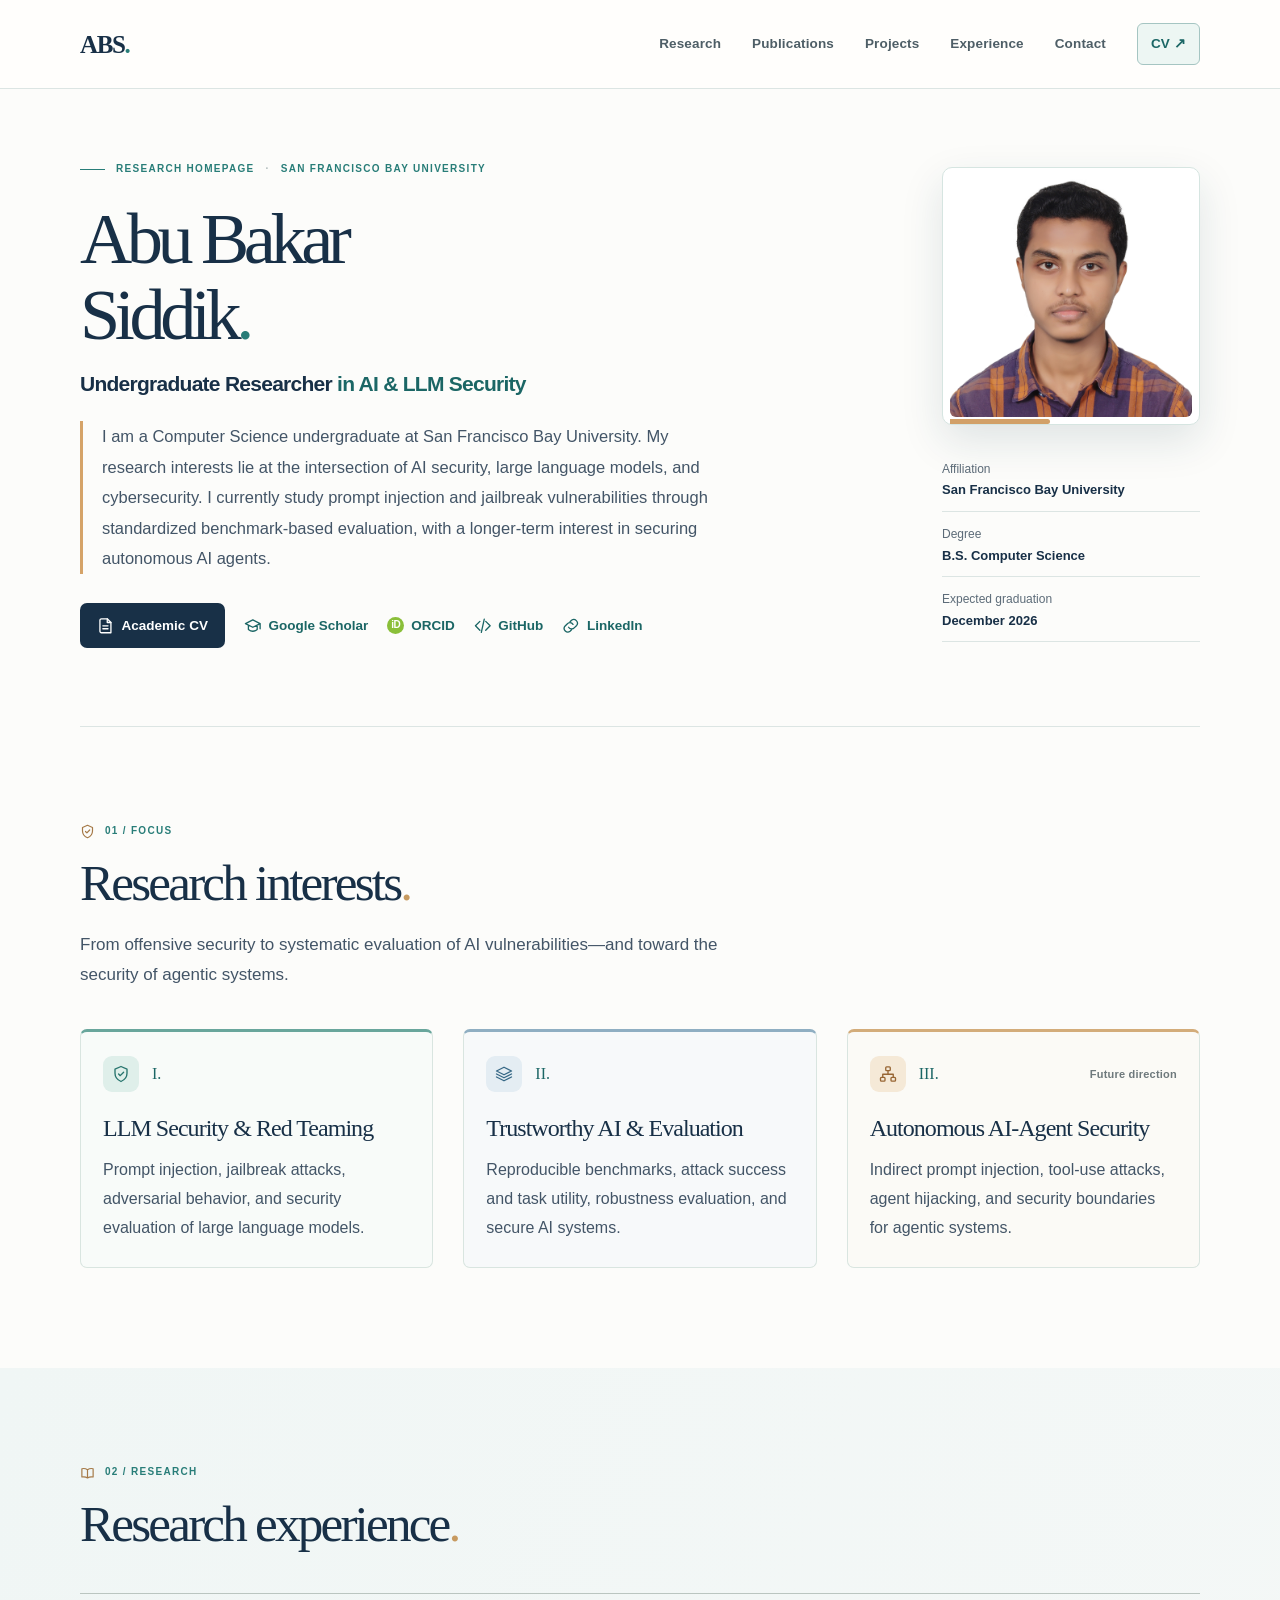
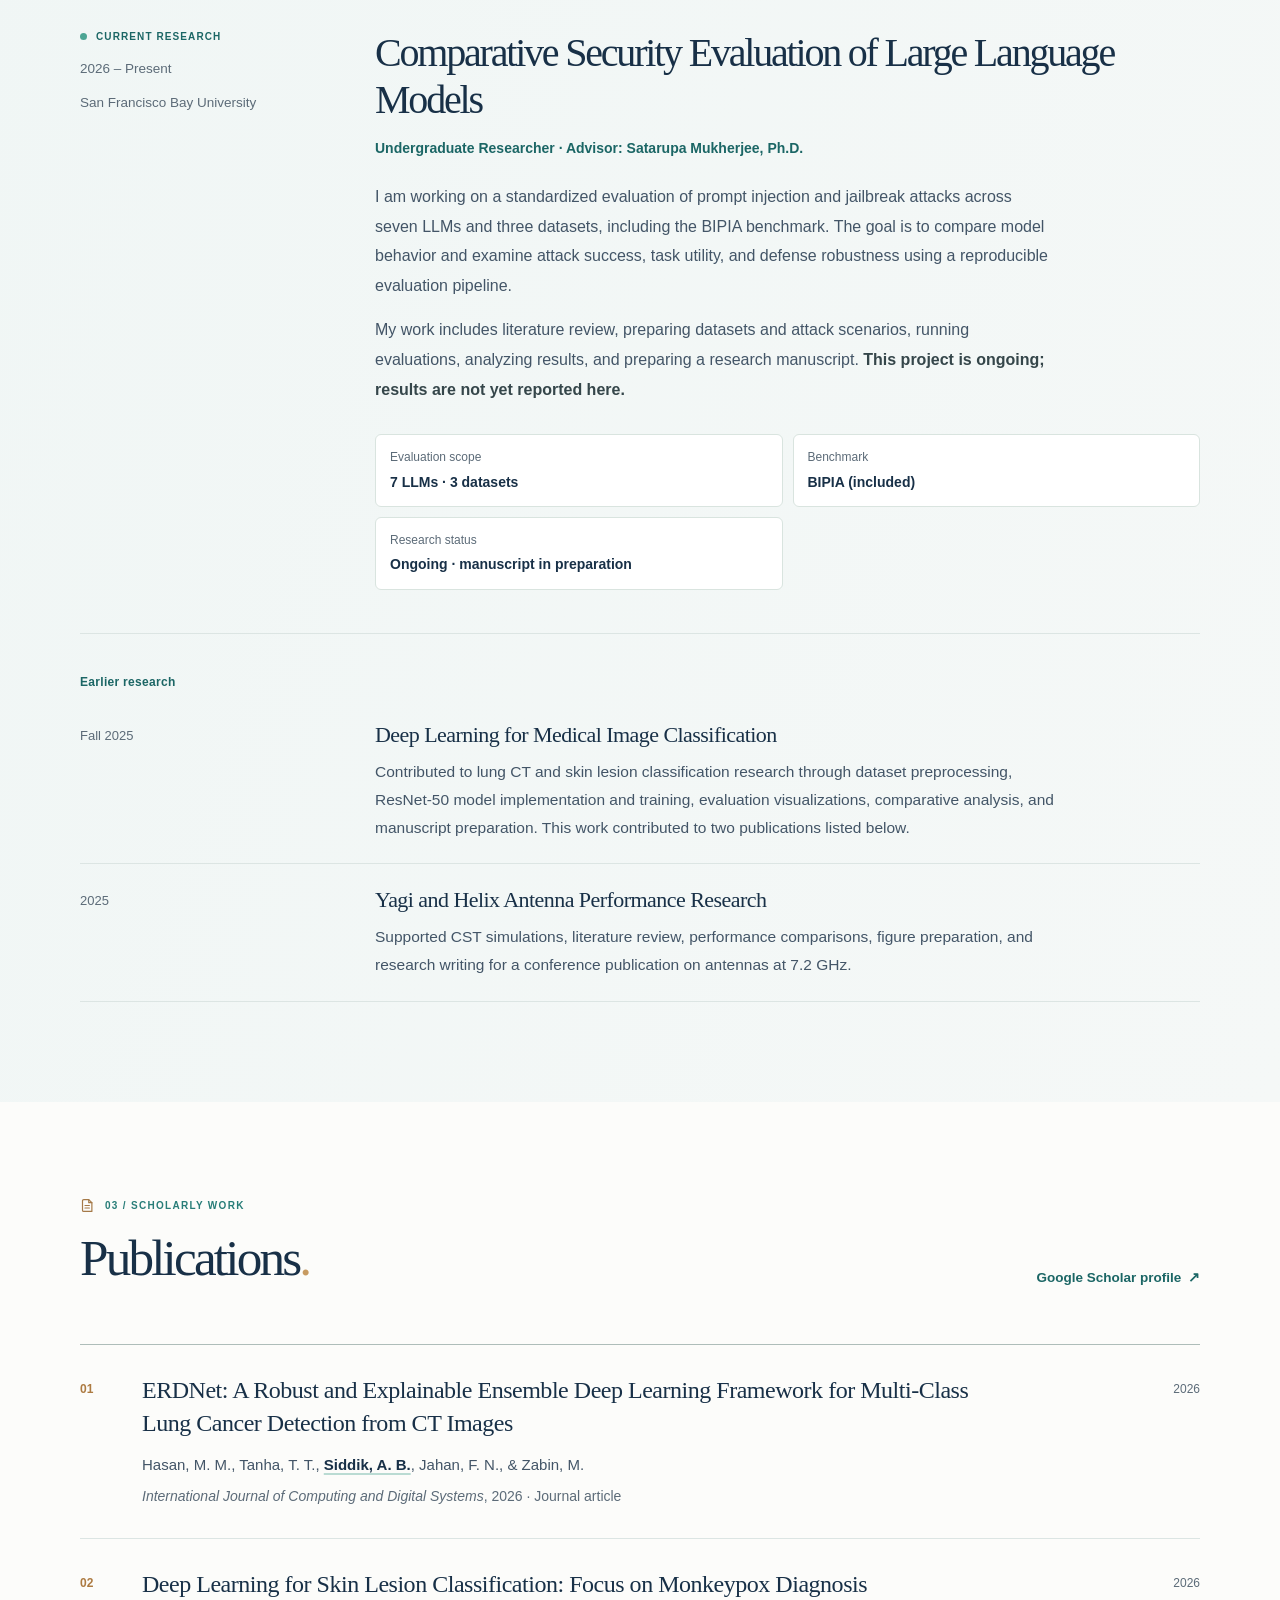
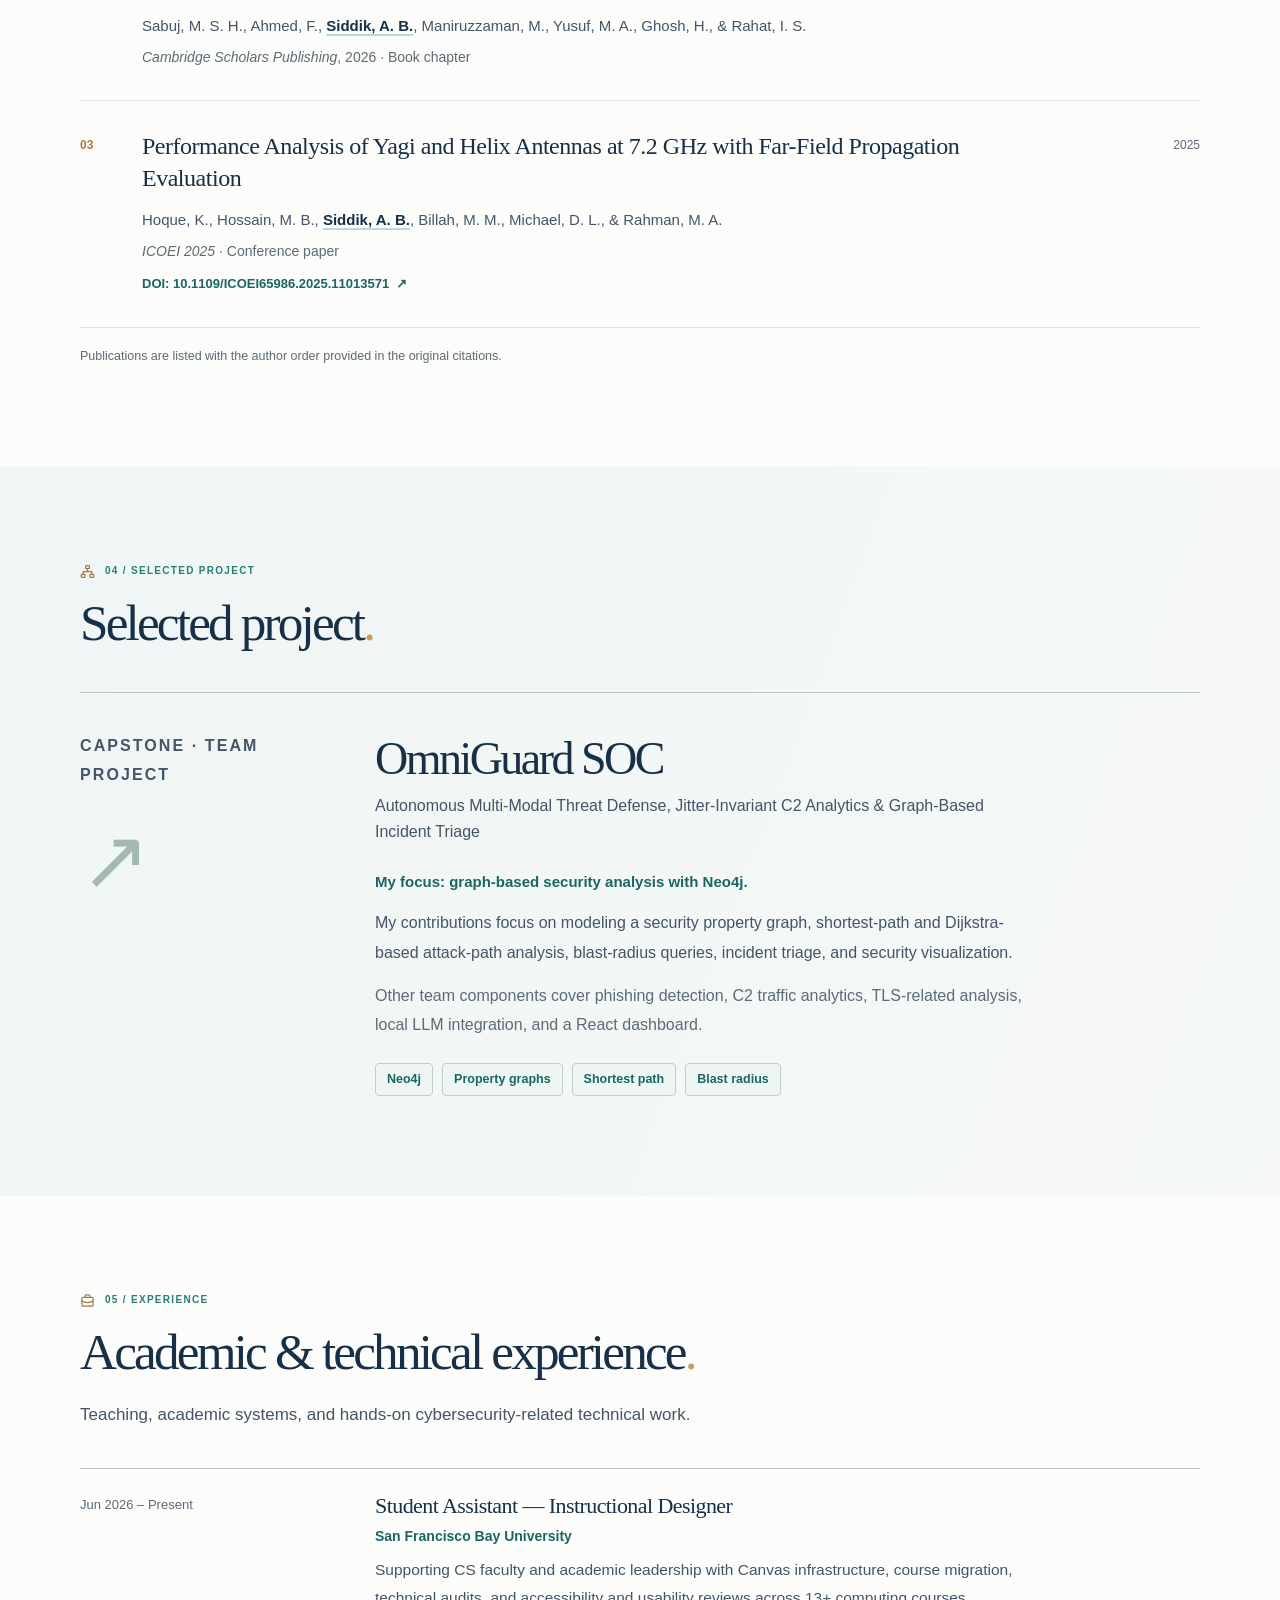
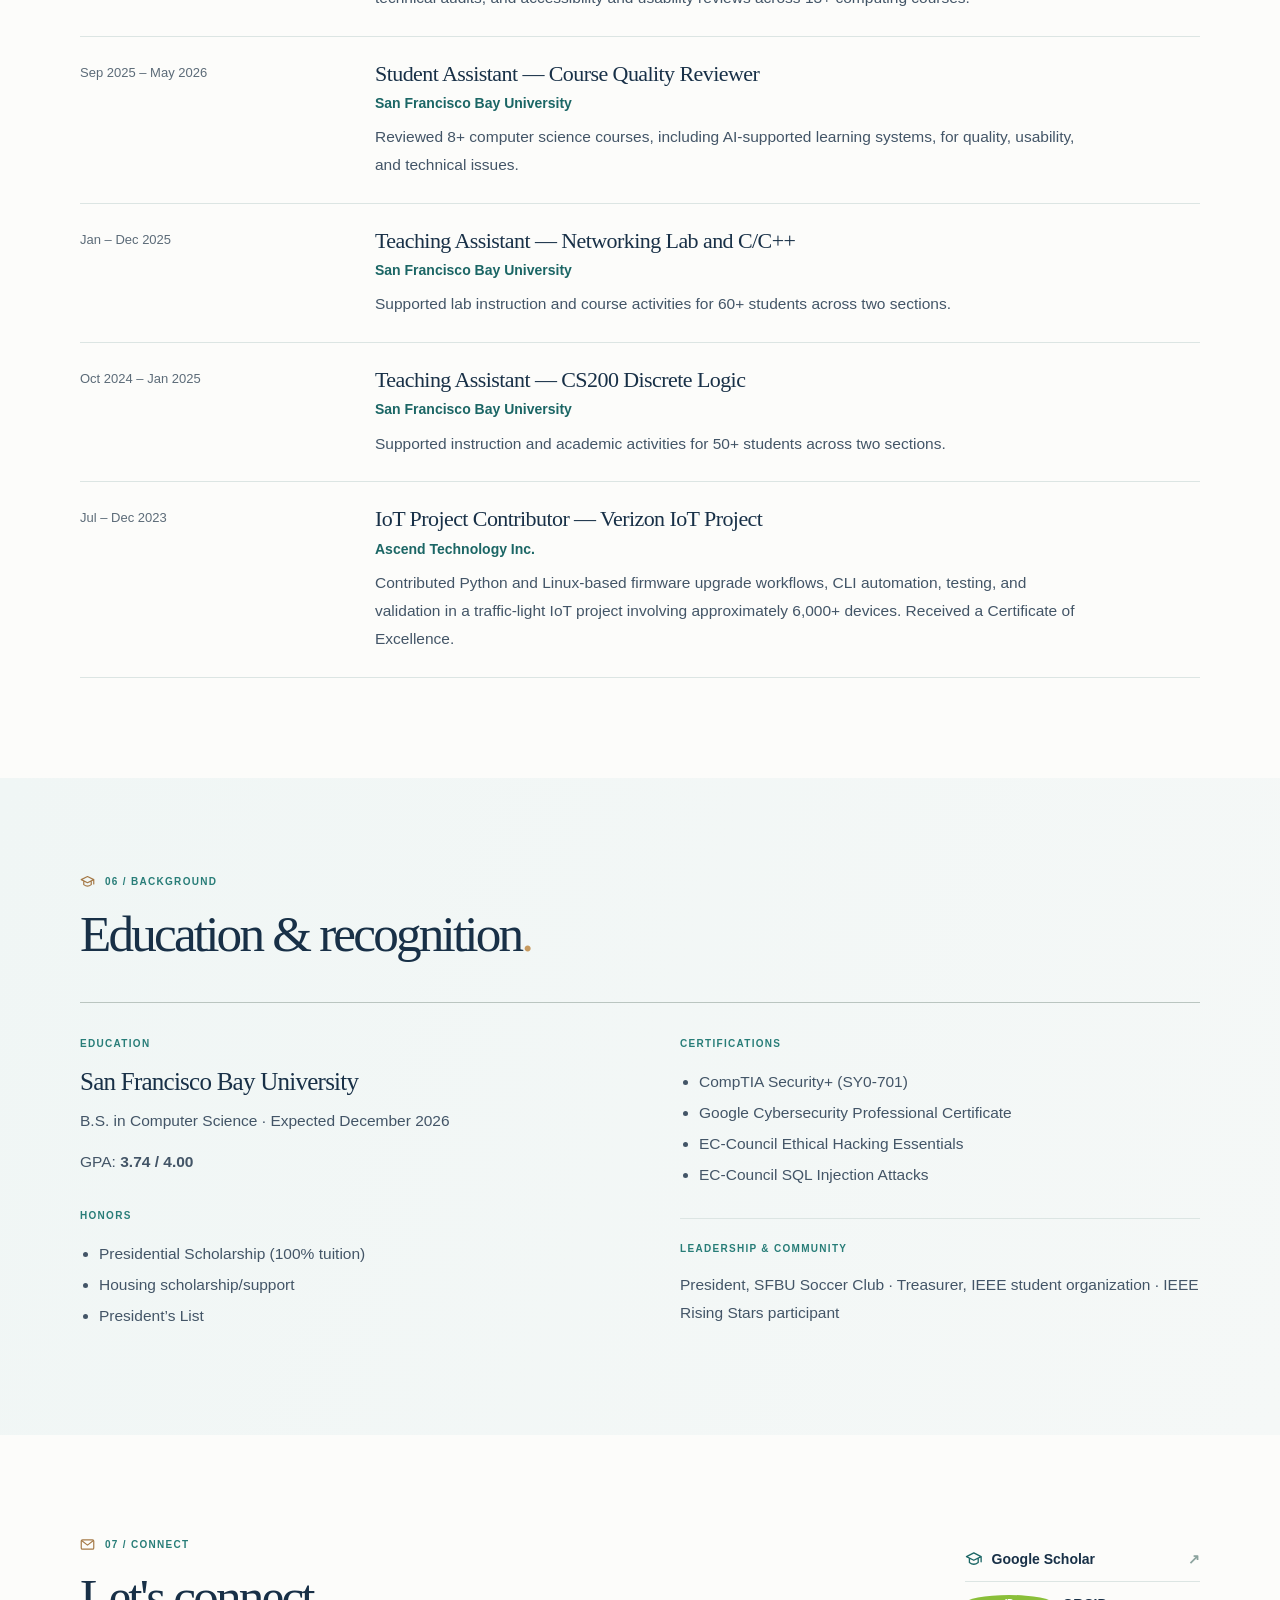
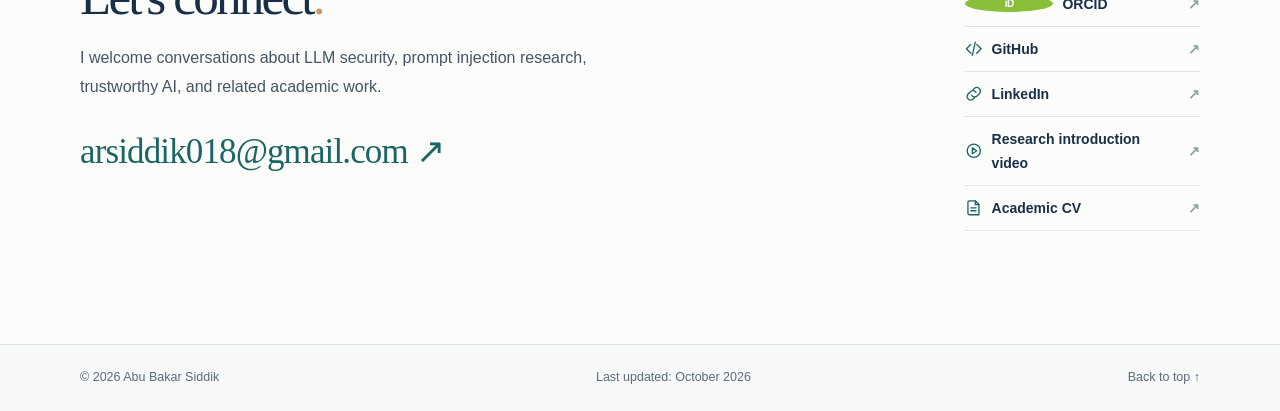
<file: index.html>
<!doctype html>
<html lang="en">
<head>
  <meta charset="utf-8">
  <meta name="viewport" content="width=device-width, initial-scale=1">
  <meta name="color-scheme" content="light">
  <meta name="theme-color" content="#fbfaf7">
  <meta name="description" content="Abu Bakar Siddik is an undergraduate researcher at San Francisco Bay University studying AI security, LLM security, prompt injection, and trustworthy AI systems.">
  <meta name="author" content="Abu Bakar Siddik">
  <meta name="robots" content="index, follow">
  <link rel="canonical" href="https://siddik-abu-bakar.github.io/">
  <link rel="icon" type="image/svg+xml" href="assets/favicon.svg">
  <link rel="apple-touch-icon" href="assets/apple-touch-icon.png">
  <meta property="og:type" content="website">
  <meta property="og:site_name" content="Abu Bakar Siddik | Research">
  <meta property="og:title" content="Abu Bakar Siddik — AI & LLM Security Research">
  <meta property="og:description" content="Undergraduate researcher at SFBU studying prompt injection, jailbreak attacks, LLM evaluation, and secure AI systems.">
  <meta property="og:url" content="https://siddik-abu-bakar.github.io/">
  <meta property="og:image" content="https://siddik-abu-bakar.github.io/assets/og-card.png">
  <meta property="og:image:width" content="1200">
  <meta property="og:image:height" content="630">
  <meta property="og:image:alt" content="Abu Bakar Siddik — Undergraduate Researcher in AI and LLM Security">
  <meta name="twitter:card" content="summary_large_image">
  <meta name="twitter:title" content="Abu Bakar Siddik — AI & LLM Security Research">
  <meta name="twitter:description" content="Research in prompt injection, jailbreak attacks, standardized LLM evaluation, and trustworthy AI.">
  <meta name="twitter:image" content="https://siddik-abu-bakar.github.io/assets/og-card.png">
  <title>Abu Bakar Siddik | Undergraduate Researcher in AI & LLM Security</title>
  <link rel="stylesheet" href="styles.css">
  <script type="application/ld+json">
  {
    "@context": "https://schema.org",
    "@type": "Person",
    "name": "Abu Bakar Siddik",
    "url": "https://siddik-abu-bakar.github.io/",
    "email": "mailto:arsiddik018@gmail.com",
    "affiliation": { "@type": "CollegeOrUniversity", "name": "San Francisco Bay University", "url": "https://www.sfbu.edu/" },
    "description": "Undergraduate researcher in AI security, LLM security, and cybersecurity.",
    "identifier": "https://orcid.org/0009-0007-3658-9194",
    "knowsAbout": ["AI security", "LLM security", "Prompt injection", "Jailbreak attacks", "Adversarial machine learning", "Cybersecurity"],
    "sameAs": [
      "https://www.linkedin.com/in/siddik-abu-bakar/",
      "https://github.com/siddik-abu-bakar",
      "https://scholar.google.com/citations?hl=en&user=hUt1nZ8AAAAJ",
      "https://orcid.org/0009-0007-3658-9194"
    ]
  }
  </script>
</head>
<body>
  <!-- Lightweight, accessible outline icon definitions; decorative uses are hidden from assistive technology. -->
  <svg xmlns="http://www.w3.org/2000/svg" class="icon-definitions" aria-hidden="true" focusable="false" width="0" height="0">
    <symbol id="i-book" viewBox="0 0 24 24"><path d="M12 7.5c-3.1-2-6.5-2.1-9-1.5v13.2c3.4-.7 6.4-.3 9 1.5m0-13.2c3.1-2 6.5-2.1 9-1.5v13.2c-3.4-.7-6.4-.3-9 1.5m0-13.2v13.2"/></symbol>
    <symbol id="i-shield" viewBox="0 0 24 24"><path d="M12 2 20 5.5V11c0 5-3.1 8.8-8 11-4.9-2.2-8-6-8-11V5.5L12 2Z"/><path d="m8.8 12 2.2 2.2 4.5-4.6"/></symbol>
    <symbol id="i-network" viewBox="0 0 24 24"><rect x="9" y="2.5" width="6" height="5" rx="1.2"/><rect x="2" y="16.5" width="6" height="5" rx="1.2"/><rect x="16" y="16.5" width="6" height="5" rx="1.2"/><path d="M12 7.5v4.5M5 16.5v-4.2h14v4.2"/></symbol>
    <symbol id="i-file" viewBox="0 0 24 24"><path d="M6 2.5h8l5 5v14H6a2 2 0 0 1-2-2v-15a2 2 0 0 1 2-2Z"/><path d="M14 2.5v5h5M8 12h7M8 16h7"/></symbol>
    <symbol id="i-graduation" viewBox="0 0 24 24"><path d="m2 9 10-5 10 5-10 5L2 9ZM6 11.2V17c3.8 3 8.2 3 12 0v-5.8M22 9v7"/></symbol>
    <symbol id="i-briefcase" viewBox="0 0 24 24"><rect x="3" y="7" width="18" height="14" rx="2"/><path d="M8 7V5a2 2 0 0 1 2-2h4a2 2 0 0 1 2 2v2M3 13c5 3 13 3 18 0"/></symbol>
    <symbol id="i-layers" viewBox="0 0 24 24"><path d="m12 3 10 5-10 5L2 8l10-5ZM2 12l10 5 10-5M2 16l10 5 10-5"/></symbol>
    <symbol id="i-code" viewBox="0 0 24 24"><path d="m8 6-6 6 6 6M16 6l6 6-6 6M14 3l-4 18"/></symbol>
    <symbol id="i-mail" viewBox="0 0 24 24"><rect x="2" y="4.5" width="20" height="15" rx="2"/><path d="m3 6 9 7 9-7"/></symbol>
    <symbol id="i-external" viewBox="0 0 24 24"><path d="M13 5h6v6M19 5l-9 9M19 13v6H5V5h6"/></symbol>
    <symbol id="i-link" viewBox="0 0 24 24"><path d="M9 14a5 5 0 0 0 8 .5l3-3a5 5 0 0 0-7-7l-2 2M15 10a5 5 0 0 0-8-.5l-3 3a5 5 0 0 0 7 7l2-2"/></symbol>
    <symbol id="i-play" viewBox="0 0 24 24"><circle cx="12" cy="12" r="9"/><path d="m10 8 6 4-6 4V8Z"/></symbol>
  </svg>
  <a class="skip-link" href="#main">Skip to main content</a>
  <header class="site-header">
    <div class="shell header-inner">
      <a class="brand" href="#top" aria-label="Abu Bakar Siddik, home">ABS<span class="brand-mark">.</span></a>
      <nav aria-label="Main navigation" class="nav">
        <a href="#research">Research</a>
        <a href="#publications">Publications</a>
        <a href="#projects">Projects</a>
        <a href="#experience">Experience</a>
        <a href="#contact">Contact</a>
        <a class="nav-cv" href="cv.html">CV <span aria-hidden="true">↗</span></a>
      </nav>
    </div>
  </header>

  <main id="main">
    <section class="hero shell" id="top" aria-labelledby="hero-title">
      <div class="hero-copy">
        <p class="eyebrow"><span class="eyebrow-line" aria-hidden="true"></span> RESEARCH HOMEPAGE <span class="eyebrow-dot" aria-hidden="true">·</span> SAN FRANCISCO BAY UNIVERSITY</p>
        <h1 id="hero-title">Abu Bakar <span>Siddik<span class="hero-period">.</span></span></h1>
        <p class="hero-position">Undergraduate Researcher <span>in AI &amp; LLM Security</span></p>
        <p class="hero-intro">I am a Computer Science undergraduate at San Francisco Bay University. My research interests lie at the intersection of AI security, large language models, and cybersecurity. I currently study prompt injection and jailbreak vulnerabilities through standardized benchmark-based evaluation, with a longer-term interest in securing autonomous AI agents.</p>
        <div class="hero-actions" aria-label="Academic and professional links">
          <a class="primary-link" href="cv.html"><svg class="ui-icon" aria-hidden="true" focusable="false"><use href="#i-file"></use></svg><span>Academic CV</span></a>
          <a href="https://scholar.google.com/citations?hl=en&amp;user=hUt1nZ8AAAAJ" target="_blank" rel="noopener noreferrer"><svg class="ui-icon" aria-hidden="true" focusable="false"><use href="#i-graduation"></use></svg><span>Google Scholar</span></a>
          <a href="https://orcid.org/0009-0007-3658-9194" target="_blank" rel="noopener noreferrer"><span class="orcid-icon" aria-hidden="true">iD</span><span>ORCID</span></a>
          <a href="https://github.com/siddik-abu-bakar" target="_blank" rel="noopener noreferrer"><svg class="ui-icon" aria-hidden="true" focusable="false"><use href="#i-code"></use></svg><span>GitHub</span></a>
          <a href="https://www.linkedin.com/in/siddik-abu-bakar/" target="_blank" rel="noopener noreferrer"><svg class="ui-icon" aria-hidden="true" focusable="false"><use href="#i-link"></use></svg><span>LinkedIn</span></a>
        </div>
      </div>
      <aside class="hero-aside" aria-label="Profile details">
        <div class="portrait-frame">
          <img class="portrait-image" src="assets/headshot.jpg" alt="Portrait of Abu Bakar Siddik" width="600" height="600" fetchpriority="high" decoding="async">
          <span class="portrait-accent" aria-hidden="true"></span>
        </div>
        <div class="profile-facts">
          <p><span>Affiliation</span><strong>San Francisco Bay University</strong></p>
          <p><span>Degree</span><strong>B.S. Computer Science</strong></p>
          <p><span>Expected graduation</span><strong>December 2026</strong></p>
        </div>
      </aside>
    </section>

    <div class="shell rule" aria-hidden="true"></div>

    <section class="section shell" id="interests" aria-labelledby="interests-title">
      <div class="section-heading">
        <p class="section-index"><svg class="ui-icon" aria-hidden="true" focusable="false"><use href="#i-shield"></use></svg><span>01 / FOCUS</span></p>
        <h2 id="interests-title">Research interests<span class="section-dot">.</span></h2>
        <p class="section-lead">From offensive security to systematic evaluation of AI vulnerabilities—and toward the security of agentic systems.</p>
      </div>
      <div class="interest-grid">
        <article class="interest-item">
          <span class="interest-number"><span class="interest-symbol"><svg class="ui-icon" aria-hidden="true" focusable="false"><use href="#i-shield"></use></svg></span><span class="interest-roman">I.</span></span>
          <h3>LLM Security &amp; Red Teaming</h3>
          <p>Prompt injection, jailbreak attacks, adversarial behavior, and security evaluation of large language models.</p>
        </article>
        <article class="interest-item">
          <span class="interest-number"><span class="interest-symbol"><svg class="ui-icon" aria-hidden="true" focusable="false"><use href="#i-layers"></use></svg></span><span class="interest-roman">II.</span></span>
          <h3>Trustworthy AI &amp; Evaluation</h3>
          <p>Reproducible benchmarks, attack success and task utility, robustness evaluation, and secure AI systems.</p>
        </article>
        <article class="interest-item">
          <span class="interest-number"><span class="interest-symbol"><svg class="ui-icon" aria-hidden="true" focusable="false"><use href="#i-network"></use></svg></span><span class="interest-roman">III.</span><span class="future-label">Future direction</span></span>
          <h3>Autonomous AI-Agent Security</h3>
          <p>Indirect prompt injection, tool-use attacks, agent hijacking, and security boundaries for agentic systems.</p>
        </article>
      </div>
    </section>

    <section class="section section-tint" id="research" aria-labelledby="research-title">
      <div class="shell">
        <div class="section-heading">
          <p class="section-index"><svg class="ui-icon" aria-hidden="true" focusable="false"><use href="#i-book"></use></svg><span>02 / RESEARCH</span></p>
          <h2 id="research-title">Research experience<span class="section-dot">.</span></h2>
        </div>
        <article class="featured-research">
          <div class="feature-meta">
            <span class="status-label"><span class="status-circle" aria-hidden="true"></span> CURRENT RESEARCH</span>
            <p>2026 – Present</p>
            <p>San Francisco Bay University</p>
          </div>
          <div class="feature-body">
            <h3>Comparative Security Evaluation of Large Language Models</h3>
            <p class="feature-advisor">Undergraduate Researcher · Advisor: Satarupa Mukherjee, Ph.D.</p>
            <p>I am working on a standardized evaluation of prompt injection and jailbreak attacks across seven LLMs and three datasets, including the BIPIA benchmark. The goal is to compare model behavior and examine attack success, task utility, and defense robustness using a reproducible evaluation pipeline.</p>
            <p>My work includes literature review, preparing datasets and attack scenarios, running evaluations, analyzing results, and preparing a research manuscript. <strong>This project is ongoing; results are not yet reported here.</strong></p>
            <div class="research-facts" aria-label="Current study scope">
              <div><span>Evaluation scope</span><strong>7 LLMs · 3 datasets</strong></div>
              <div><span>Benchmark</span><strong>BIPIA (included)</strong></div>
              <div><span>Research status</span><strong>Ongoing · manuscript in preparation</strong></div>
            </div>
          </div>
        </article>
        <div class="prior-research">
          <h3 class="minor-heading">Earlier research</h3>
          <article class="prior-item">
            <div class="prior-date">Fall 2025</div>
            <div>
              <h4>Deep Learning for Medical Image Classification</h4>
              <p>Contributed to lung CT and skin lesion classification research through dataset preprocessing, ResNet-50 model implementation and training, evaluation visualizations, comparative analysis, and manuscript preparation. This work contributed to two publications listed below.</p>
            </div>
          </article>
          <article class="prior-item">
            <div class="prior-date">2025</div>
            <div>
              <h4>Yagi and Helix Antenna Performance Research</h4>
              <p>Supported CST simulations, literature review, performance comparisons, figure preparation, and research writing for a conference publication on antennas at 7.2 GHz.</p>
            </div>
          </article>
        </div>
      </div>
    </section>

    <section class="section shell" id="publications" aria-labelledby="publications-title">
      <div class="section-heading section-heading-inline">
        <div>
          <p class="section-index"><svg class="ui-icon" aria-hidden="true" focusable="false"><use href="#i-file"></use></svg><span>03 / SCHOLARLY WORK</span></p>
          <h2 id="publications-title">Publications<span class="section-dot">.</span></h2>
        </div>
        <a class="text-arrow" href="https://scholar.google.com/citations?hl=en&amp;user=hUt1nZ8AAAAJ" target="_blank" rel="noopener noreferrer">Google Scholar profile <span aria-hidden="true">↗</span></a>
      </div>
      <ol class="publication-list">
        <li class="publication">
          <span class="pub-number" aria-hidden="true">01</span>
          <div>
            <h3>ERDNet: A Robust and Explainable Ensemble Deep Learning Framework for Multi-Class Lung Cancer Detection from CT Images</h3>
            <p class="pub-authors">Hasan, M. M., Tanha, T. T., <strong>Siddik, A. B.</strong>, Jahan, F. N., &amp; Zabin, M.</p>
            <p class="pub-venue"><em>International Journal of Computing and Digital Systems</em>, 2026 · Journal article</p>
          </div>
          <span class="pub-year">2026</span>
        </li>
        <li class="publication">
          <span class="pub-number" aria-hidden="true">02</span>
          <div>
            <h3>Deep Learning for Skin Lesion Classification: Focus on Monkeypox Diagnosis</h3>
            <p class="pub-authors">Sabuj, M. S. H., Ahmed, F., <strong>Siddik, A. B.</strong>, Maniruzzaman, M., Yusuf, M. A., Ghosh, H., &amp; Rahat, I. S.</p>
            <p class="pub-venue"><em>Cambridge Scholars Publishing</em>, 2026 · Book chapter</p>
          </div>
          <span class="pub-year">2026</span>
        </li>
        <li class="publication">
          <span class="pub-number" aria-hidden="true">03</span>
          <div>
            <h3>Performance Analysis of Yagi and Helix Antennas at 7.2 GHz with Far-Field Propagation Evaluation</h3>
            <p class="pub-authors">Hoque, K., Hossain, M. B., <strong>Siddik, A. B.</strong>, Billah, M. M., Michael, D. L., &amp; Rahman, M. A.</p>
            <p class="pub-venue"><em>ICOEI 2025</em> · Conference paper</p>
            <a class="pub-link" href="https://doi.org/10.1109/ICOEI65986.2025.11013571" target="_blank" rel="noopener noreferrer">DOI: 10.1109/ICOEI65986.2025.11013571 <span aria-hidden="true">↗</span></a>
          </div>
          <span class="pub-year">2025</span>
        </li>
      </ol>
      <p class="section-note">Publications are listed with the author order provided in the original citations.</p>
    </section>

    <section class="section section-tint" id="projects" aria-labelledby="projects-title">
      <div class="shell">
        <div class="section-heading">
          <p class="section-index"><svg class="ui-icon" aria-hidden="true" focusable="false"><use href="#i-network"></use></svg><span>04 / SELECTED PROJECT</span></p>
          <h2 id="projects-title">Selected project<span class="section-dot">.</span></h2>
        </div>
        <article class="project-layout">
          <div class="project-label">
            <p>CAPSTONE · TEAM PROJECT</p>
            <span class="project-symbol" aria-hidden="true">↗</span>
          </div>
          <div>
            <h3>OmniGuard SOC</h3>
            <p class="project-subtitle">Autonomous Multi-Modal Threat Defense, Jitter-Invariant C2 Analytics &amp; Graph-Based Incident Triage</p>
            <p class="project-role">My focus: graph-based security analysis with Neo4j.</p>
            <p>My contributions focus on modeling a security property graph, shortest-path and Dijkstra-based attack-path analysis, blast-radius queries, incident triage, and security visualization.</p>
            <p class="project-other">Other team components cover phishing detection, C2 traffic analytics, TLS-related analysis, local LLM integration, and a React dashboard.</p>
            <div class="keyword-row" aria-label="Technologies and concepts used in my component">
              <span>Neo4j</span><span>Property graphs</span><span>Shortest path</span><span>Blast radius</span>
            </div>
          </div>
        </article>
      </div>
    </section>

    <section class="section shell" id="experience" aria-labelledby="experience-title">
      <div class="section-heading">
        <p class="section-index"><svg class="ui-icon" aria-hidden="true" focusable="false"><use href="#i-briefcase"></use></svg><span>05 / EXPERIENCE</span></p>
        <h2 id="experience-title">Academic &amp; technical experience<span class="section-dot">.</span></h2>
        <p class="section-lead">Teaching, academic systems, and hands-on cybersecurity-related technical work.</p>
      </div>
      <div class="experience-list">
        <article class="experience-row">
          <div class="experience-date">Jun 2026 – Present</div>
          <div><h3>Student Assistant — Instructional Designer</h3><p class="experience-org">San Francisco Bay University</p><p>Supporting CS faculty and academic leadership with Canvas infrastructure, course migration, technical audits, and accessibility and usability reviews across 13+ computing courses.</p></div>
        </article>
        <article class="experience-row">
          <div class="experience-date">Sep 2025 – May 2026</div>
          <div><h3>Student Assistant — Course Quality Reviewer</h3><p class="experience-org">San Francisco Bay University</p><p>Reviewed 8+ computer science courses, including AI-supported learning systems, for quality, usability, and technical issues.</p></div>
        </article>
        <article class="experience-row">
          <div class="experience-date">Jan – Dec 2025</div>
          <div><h3>Teaching Assistant — Networking Lab and C/C++</h3><p class="experience-org">San Francisco Bay University</p><p>Supported lab instruction and course activities for 60+ students across two sections.</p></div>
        </article>
        <article class="experience-row">
          <div class="experience-date">Oct 2024 – Jan 2025</div>
          <div><h3>Teaching Assistant — CS200 Discrete Logic</h3><p class="experience-org">San Francisco Bay University</p><p>Supported instruction and academic activities for 50+ students across two sections.</p></div>
        </article>
        <article class="experience-row">
          <div class="experience-date">Jul – Dec 2023</div>
          <div><h3>IoT Project Contributor — Verizon IoT Project</h3><p class="experience-org">Ascend Technology Inc.</p><p>Contributed Python and Linux-based firmware upgrade workflows, CLI automation, testing, and validation in a traffic-light IoT project involving approximately 6,000+ devices. Received a Certificate of Excellence.</p></div>
        </article>
      </div>
    </section>

    <section class="section section-tint" id="background" aria-labelledby="background-title">
      <div class="shell">
        <div class="section-heading">
          <p class="section-index"><svg class="ui-icon" aria-hidden="true" focusable="false"><use href="#i-graduation"></use></svg><span>06 / BACKGROUND</span></p>
          <h2 id="background-title">Education &amp; recognition<span class="section-dot">.</span></h2>
        </div>
        <div class="background-grid">
          <div class="background-main">
            <p class="small-label">EDUCATION</p>
            <h3>San Francisco Bay University</h3>
            <p>B.S. in Computer Science · Expected December 2026</p>
            <p class="education-gpa">GPA: <strong>3.74 / 4.00</strong></p>
            <p class="small-label sublabel">HONORS</p>
            <ul class="plain-list">
              <li>Presidential Scholarship (100% tuition)</li>
              <li>Housing scholarship/support</li>
              <li>President’s List</li>
            </ul>
          </div>
          <div class="background-side">
            <div>
              <p class="small-label">CERTIFICATIONS</p>
              <ul class="plain-list compact-list">
                <li>CompTIA Security+ (SY0-701)</li>
                <li>Google Cybersecurity Professional Certificate</li>
                <li>EC-Council Ethical Hacking Essentials</li>
                <li>EC-Council SQL Injection Attacks</li>
              </ul>
            </div>
            <div class="leadership-block">
              <p class="small-label">LEADERSHIP &amp; COMMUNITY</p>
              <p>President, SFBU Soccer Club · Treasurer, IEEE student organization · IEEE Rising Stars participant</p>
            </div>
          </div>
        </div>
      </div>
    </section>

    <section class="contact-section shell" id="contact" aria-labelledby="contact-title">
      <div>
        <p class="section-index"><svg class="ui-icon" aria-hidden="true" focusable="false"><use href="#i-mail"></use></svg><span>07 / CONNECT</span></p>
        <h2 id="contact-title">Let's connect<span class="section-dot">.</span></h2>
        <p>I welcome conversations about LLM security, prompt injection research, trustworthy AI, and related academic work.</p>
        <a class="contact-email" href="mailto:arsiddik018@gmail.com">arsiddik018@gmail.com <span aria-hidden="true">↗</span></a>
      </div>
      <div class="contact-links" aria-label="Academic links">
        <a href="https://scholar.google.com/citations?hl=en&amp;user=hUt1nZ8AAAAJ" target="_blank" rel="noopener noreferrer"><svg class="ui-icon" aria-hidden="true" focusable="false"><use href="#i-graduation"></use></svg><span>Google Scholar</span><span class="outward" aria-hidden="true">↗</span></a>
        <a href="https://orcid.org/0009-0007-3658-9194" target="_blank" rel="noopener noreferrer"><span class="orcid-icon" aria-hidden="true">iD</span><span>ORCID</span><span class="outward" aria-hidden="true">↗</span></a>
        <a href="https://github.com/siddik-abu-bakar" target="_blank" rel="noopener noreferrer"><svg class="ui-icon" aria-hidden="true" focusable="false"><use href="#i-code"></use></svg><span>GitHub</span><span class="outward" aria-hidden="true">↗</span></a>
        <a href="https://www.linkedin.com/in/siddik-abu-bakar/" target="_blank" rel="noopener noreferrer"><svg class="ui-icon" aria-hidden="true" focusable="false"><use href="#i-link"></use></svg><span>LinkedIn</span><span class="outward" aria-hidden="true">↗</span></a>
        <a href="https://youtu.be/bini3IEgzAI" target="_blank" rel="noopener noreferrer"><svg class="ui-icon" aria-hidden="true" focusable="false"><use href="#i-play"></use></svg><span>Research introduction video</span><span class="outward" aria-hidden="true">↗</span></a>
        <a href="cv.html"><svg class="ui-icon" aria-hidden="true" focusable="false"><use href="#i-file"></use></svg><span>Academic CV</span><span class="outward" aria-hidden="true">↗</span></a>
      </div>
    </section>
  </main>

  <footer class="footer">
    <div class="shell footer-inner">
      <p>© 2026 Abu Bakar Siddik</p>
      <p>Last updated: October 2026</p>
      <a href="#top">Back to top ↑</a>
    </div>
  </footer>
</body>
</html>
</file>
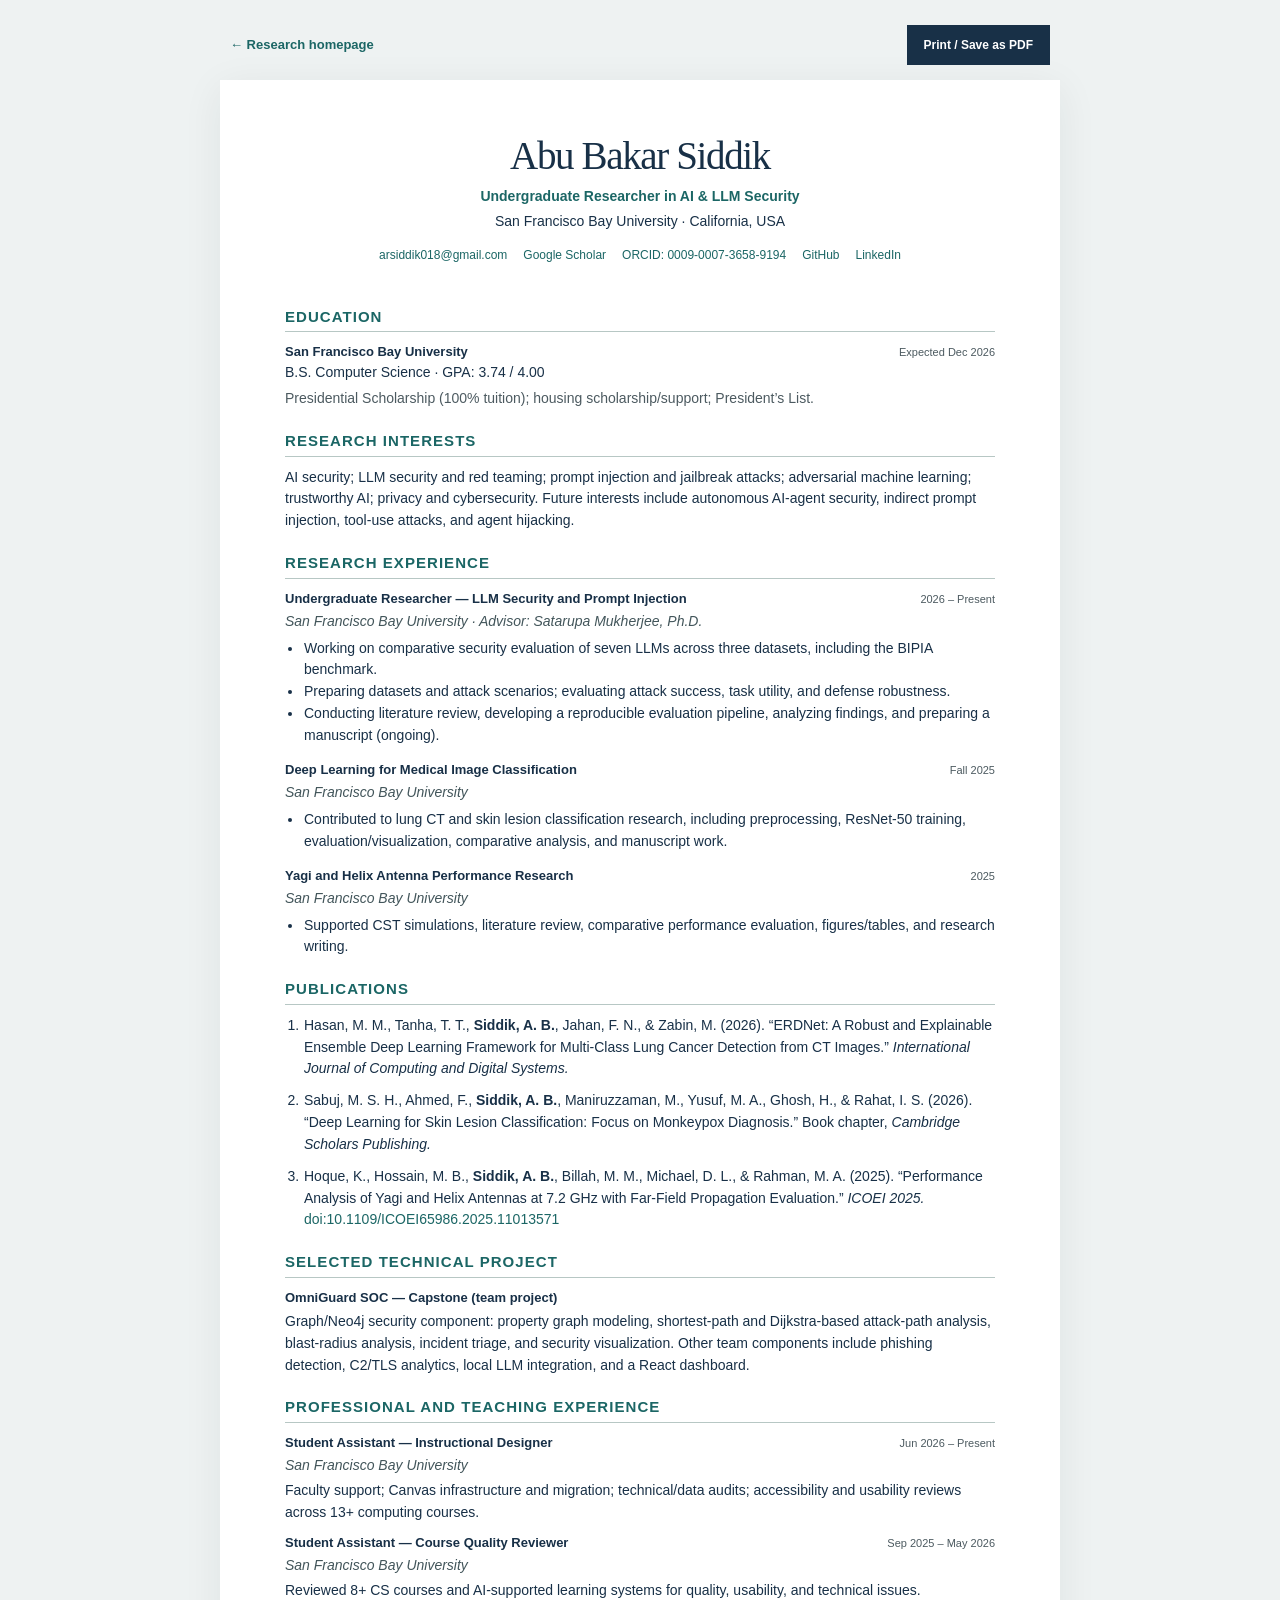
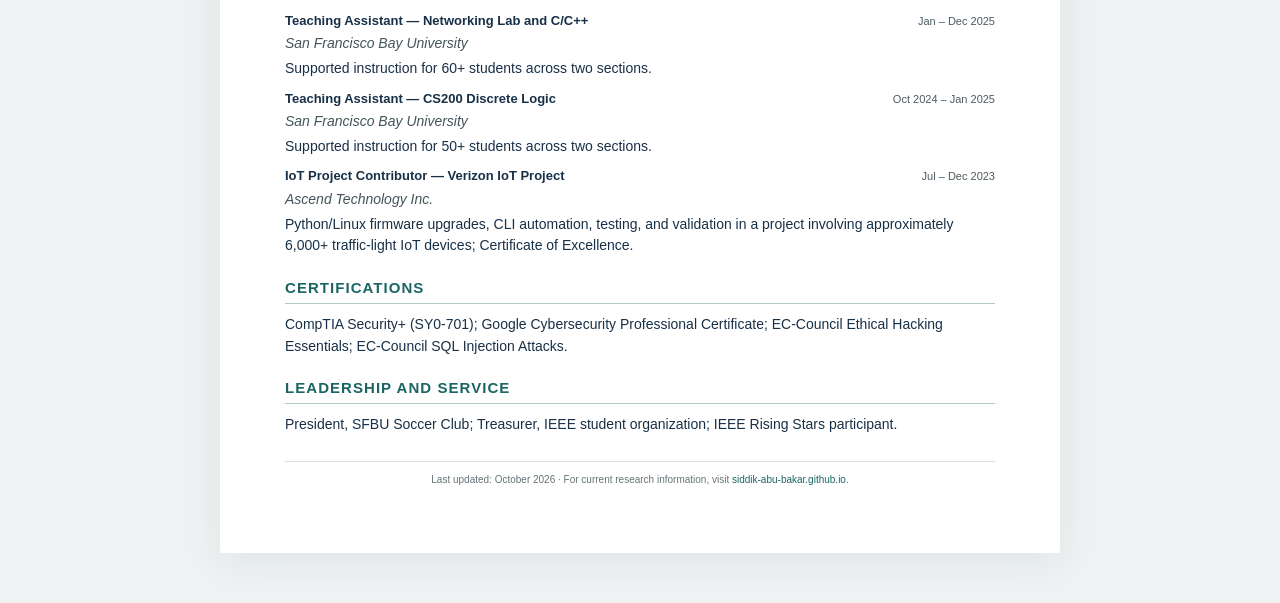
<file: cv.html>
<!doctype html>
<html lang="en">
<head>
  <meta charset="utf-8">
  <meta name="viewport" content="width=device-width, initial-scale=1">
  <meta name="color-scheme" content="light">
  <meta name="theme-color" content="#fbfaf7">
  <meta name="description" content="Printable academic CV of Abu Bakar Siddik, undergraduate researcher in AI and LLM security at San Francisco Bay University.">
  <meta name="robots" content="index, follow">
  <link rel="canonical" href="https://siddik-abu-bakar.github.io/cv.html">
  <link rel="icon" type="image/svg+xml" href="assets/favicon.svg">
  <link rel="stylesheet" href="cv.css">
  <title>Academic CV | Abu Bakar Siddik</title>
</head>
<body>
  <nav class="cv-toolbar" aria-label="CV actions">
    <a href="index.html">← Research homepage</a>
    <button type="button" onclick="window.print()">Print / Save as PDF</button>
  </nav>
  <main class="cv-page">
    <header class="cv-head">
      <h1>Abu Bakar Siddik</h1>
      <p class="cv-title">Undergraduate Researcher in AI &amp; LLM Security</p>
      <p>San Francisco Bay University · California, USA</p>
      <div class="cv-links">
        <a href="mailto:arsiddik018@gmail.com">arsiddik018@gmail.com</a>
        <a href="https://scholar.google.com/citations?hl=en&amp;user=hUt1nZ8AAAAJ">Google Scholar</a>
        <a href="https://orcid.org/0009-0007-3658-9194" target="_blank" rel="noopener noreferrer">ORCID: 0009-0007-3658-9194</a>
        <a href="https://github.com/siddik-abu-bakar">GitHub</a>
        <a href="https://www.linkedin.com/in/siddik-abu-bakar/">LinkedIn</a>
      </div>
    </header>

    <section>
      <h2>Education</h2>
      <div class="cv-entry">
        <div class="entry-heading"><strong>San Francisco Bay University</strong><span>Expected Dec 2026</span></div>
        <div>B.S. Computer Science · GPA: 3.74 / 4.00</div>
        <div class="cv-detail">Presidential Scholarship (100% tuition); housing scholarship/support; President’s List.</div>
      </div>
    </section>

    <section>
      <h2>Research Interests</h2>
      <p>AI security; LLM security and red teaming; prompt injection and jailbreak attacks; adversarial machine learning; trustworthy AI; privacy and cybersecurity. Future interests include autonomous AI-agent security, indirect prompt injection, tool-use attacks, and agent hijacking.</p>
    </section>

    <section>
      <h2>Research Experience</h2>
      <div class="cv-entry">
        <div class="entry-heading"><strong>Undergraduate Researcher — LLM Security and Prompt Injection</strong><span>2026 – Present</span></div>
        <div class="cv-affiliation">San Francisco Bay University · Advisor: Satarupa Mukherjee, Ph.D.</div>
        <ul>
          <li>Working on comparative security evaluation of seven LLMs across three datasets, including the BIPIA benchmark.</li>
          <li>Preparing datasets and attack scenarios; evaluating attack success, task utility, and defense robustness.</li>
          <li>Conducting literature review, developing a reproducible evaluation pipeline, analyzing findings, and preparing a manuscript (ongoing).</li>
        </ul>
      </div>
      <div class="cv-entry">
        <div class="entry-heading"><strong>Deep Learning for Medical Image Classification</strong><span>Fall 2025</span></div>
        <div class="cv-affiliation">San Francisco Bay University</div>
        <ul>
          <li>Contributed to lung CT and skin lesion classification research, including preprocessing, ResNet-50 training, evaluation/visualization, comparative analysis, and manuscript work.</li>
        </ul>
      </div>
      <div class="cv-entry">
        <div class="entry-heading"><strong>Yagi and Helix Antenna Performance Research</strong><span>2025</span></div>
        <div class="cv-affiliation">San Francisco Bay University</div>
        <ul>
          <li>Supported CST simulations, literature review, comparative performance evaluation, figures/tables, and research writing.</li>
        </ul>
      </div>
    </section>

    <section>
      <h2>Publications</h2>
      <ol class="cv-pubs">
        <li>Hasan, M. M., Tanha, T. T., <strong>Siddik, A. B.</strong>, Jahan, F. N., &amp; Zabin, M. (2026). “ERDNet: A Robust and Explainable Ensemble Deep Learning Framework for Multi-Class Lung Cancer Detection from CT Images.” <em>International Journal of Computing and Digital Systems.</em></li>
        <li>Sabuj, M. S. H., Ahmed, F., <strong>Siddik, A. B.</strong>, Maniruzzaman, M., Yusuf, M. A., Ghosh, H., &amp; Rahat, I. S. (2026). “Deep Learning for Skin Lesion Classification: Focus on Monkeypox Diagnosis.” Book chapter, <em>Cambridge Scholars Publishing.</em></li>
        <li>Hoque, K., Hossain, M. B., <strong>Siddik, A. B.</strong>, Billah, M. M., Michael, D. L., &amp; Rahman, M. A. (2025). “Performance Analysis of Yagi and Helix Antennas at 7.2 GHz with Far-Field Propagation Evaluation.” <em>ICOEI 2025.</em> <a href="https://doi.org/10.1109/ICOEI65986.2025.11013571">doi:10.1109/ICOEI65986.2025.11013571</a></li>
      </ol>
    </section>

    <section>
      <h2>Selected Technical Project</h2>
      <div class="cv-entry">
        <div class="entry-heading"><strong>OmniGuard SOC — Capstone (team project)</strong></div>
        <p>Graph/Neo4j security component: property graph modeling, shortest-path and Dijkstra-based attack-path analysis, blast-radius analysis, incident triage, and security visualization. Other team components include phishing detection, C2/TLS analytics, local LLM integration, and a React dashboard.</p>
      </div>
    </section>

    <section>
      <h2>Professional and Teaching Experience</h2>
      <div class="cv-entry compact">
        <div class="entry-heading"><strong>Student Assistant — Instructional Designer</strong><span>Jun 2026 – Present</span></div>
        <div class="cv-affiliation">San Francisco Bay University</div>
        <p>Faculty support; Canvas infrastructure and migration; technical/data audits; accessibility and usability reviews across 13+ computing courses.</p>
      </div>
      <div class="cv-entry compact">
        <div class="entry-heading"><strong>Student Assistant — Course Quality Reviewer</strong><span>Sep 2025 – May 2026</span></div>
        <div class="cv-affiliation">San Francisco Bay University</div>
        <p>Reviewed 8+ CS courses and AI-supported learning systems for quality, usability, and technical issues.</p>
      </div>
      <div class="cv-entry compact">
        <div class="entry-heading"><strong>Teaching Assistant — Networking Lab and C/C++</strong><span>Jan – Dec 2025</span></div>
        <div class="cv-affiliation">San Francisco Bay University</div>
        <p>Supported instruction for 60+ students across two sections.</p>
      </div>
      <div class="cv-entry compact">
        <div class="entry-heading"><strong>Teaching Assistant — CS200 Discrete Logic</strong><span>Oct 2024 – Jan 2025</span></div>
        <div class="cv-affiliation">San Francisco Bay University</div>
        <p>Supported instruction for 50+ students across two sections.</p>
      </div>
      <div class="cv-entry compact">
        <div class="entry-heading"><strong>IoT Project Contributor — Verizon IoT Project</strong><span>Jul – Dec 2023</span></div>
        <div class="cv-affiliation">Ascend Technology Inc.</div>
        <p>Python/Linux firmware upgrades, CLI automation, testing, and validation in a project involving approximately 6,000+ traffic-light IoT devices; Certificate of Excellence.</p>
      </div>
    </section>

    <section>
      <h2>Certifications</h2>
      <p>CompTIA Security+ (SY0-701); Google Cybersecurity Professional Certificate; EC-Council Ethical Hacking Essentials; EC-Council SQL Injection Attacks.</p>
    </section>
    <section>
      <h2>Leadership and Service</h2>
      <p>President, SFBU Soccer Club; Treasurer, IEEE student organization; IEEE Rising Stars participant.</p>
    </section>
    <p class="cv-end">Last updated: October 2026 · For current research information, visit <a href="https://siddik-abu-bakar.github.io/">siddik-abu-bakar.github.io</a>.</p>
  </main>
</body>
</html>
</file>
<file: styles.css>
/* Abu Bakar Siddik — academic research homepage
   No framework, no external fonts, no JavaScript, and no build step required. */
:root {
  --paper: #fcfcfa;
  --surface: #f0f5f5;
  --ink: #183047;
  --ink-soft: #435567;
  --muted: #5c6b78;
  --accent: #287d78;
  --accent-dark: #1b6665;
  --hairline: #dce5e3;
  --serif: Georgia, "Iowan Old Style", "Times New Roman", serif;
  --sans: "Inter", -apple-system, BlinkMacSystemFont, "Segoe UI", Arial, sans-serif;
}
*, *::before, *::after { box-sizing: border-box; }
html { scroll-behavior: smooth; scroll-padding-top: 100px; }
body { margin: 0; background: var(--paper); color: var(--ink); font: 16.5px/1.72 var(--sans); text-rendering: optimizeLegibility; -webkit-font-smoothing: antialiased; }
::selection { background: #d7ede8; color: var(--ink); }
a { color: inherit; text-decoration: none; }
a:hover { color: var(--accent-dark); }
a:focus-visible { outline: 3px solid var(--accent); outline-offset: 4px; border-radius: 2px; }
h1,h2,h3,h4,p { margin-top: 0; }
.shell { width: min(1120px, calc(100% - 100px)); margin: 0 auto; }
.skip-link { position: absolute; z-index: 20; top: -80px; left: 18px; padding: 10px 14px; color: white; background: var(--ink); }
.skip-link:focus { top: 12px; }
.site-header { position: relative; z-index: 5; border-bottom: 1px solid var(--hairline); }
.header-inner { display: flex; align-items: center; justify-content: space-between; gap: 24px; min-height: 88px; }
.brand { font: 700 25px/1 var(--serif); letter-spacing: -.055em; white-space: nowrap; }
.brand-mark, .hero-period, .section-dot { color: var(--accent); }
.nav { display: flex; align-items: center; gap: clamp(13px, 2.6vw, 31px); flex-wrap: wrap; justify-content: flex-end; }
.nav a { font-size: 13.5px; font-weight: 600; letter-spacing: .01em; color: #4e5e66; white-space: nowrap; }
.nav a:hover, .nav a:focus-visible { color: var(--accent-dark); }
.nav .nav-cv { border: 1px solid var(--ink); color: var(--ink); padding: 9px 15px; }
.nav .nav-cv:hover { background: var(--ink); color: #fff; }
.hero { padding-top: 72px; padding-bottom: 78px; display: grid; grid-template-columns: minmax(0, 1fr) 258px; align-items: center; gap: clamp(42px, 6.5vw, 96px); }
.eyebrow, .section-index, .small-label, .project-label > p { color: var(--accent); letter-spacing: .13em; font-size: 10px; line-height: 1.6; font-weight: 800; }
.eyebrow { display: flex; align-items: center; gap: 11px; margin-bottom: 25px; }
.eyebrow-line { width: 25px; height: 1px; background: var(--accent); flex: none; }
.eyebrow-dot { color: #acb8b8; }
.hero h1 { margin-bottom: 15px; font: 400 83px/1.05 var(--serif); font-size: clamp(53px, 5.65vw, 77px); letter-spacing: -.075em; }
.hero h1 > span:first-child { display: block; }
.hero h1 .hero-period { display: inline; }
.hero-position { font-size: clamp(18px, 2vw, 21px); font-weight: 650; letter-spacing: -.035em; line-height: 1.4; margin-bottom: 23px; }
.hero-position span { color: var(--accent-dark); }
.hero-intro { max-width: 650px; color: var(--ink-soft); line-height: 1.85; font-size: 16.5px; margin-bottom: 29px; }
.hero-actions { display: flex; align-items: center; gap: 12px 19px; flex-wrap: wrap; }
.hero-actions a { color: var(--accent-dark); font-size: 13.5px; font-weight: 650; white-space: nowrap; }
.hero-actions a:not(.primary-link):hover { text-decoration: underline; text-underline-offset: 5px; }
.hero-actions .primary-link { background: var(--ink); color: white; padding: 11px 17px; border-radius: 7px; }
.hero-actions .primary-link:hover { background: var(--accent-dark); color: white; }
.hero-actions a span, .text-arrow span, .pub-link span, .contact-links span { margin-left: 3px; }
.profile-facts { margin-top: 22px; }
.profile-facts p { margin: 0; border-bottom: 1px solid var(--hairline); padding: 12px 0; display: flex; flex-direction: column; gap: 2px; }
.profile-facts span { color: var(--muted); font-size: 12px; }
.profile-facts strong { font-size: 13px; line-height: 1.35; font-weight: 650; }
.rule { border-bottom: 1px solid var(--hairline); }
.section { padding-top: 96px; padding-bottom: 100px; scroll-margin-top: 24px; }
.section-tint { background: var(--surface); }
.section-heading { margin-bottom: 39px; }
.section-index { margin-bottom: 14px; }
h2 { font: 400 50px/1.16 var(--serif); font-size: clamp(36px, 4vw, 54px); letter-spacing: -.055em; margin-bottom: 18px; }
.section-lead { font-size: 17px; color: var(--ink-soft); max-width: 660px; line-height: 1.75; margin: 0; }
.interest-grid { display: grid; grid-template-columns: repeat(3, minmax(0, 1fr)); gap: 39px; }
.interest-item { border-top: 1px solid #afbdb8; padding-top: 20px; }
.interest-number { display: flex; justify-content: space-between; align-items: center; font-family: var(--serif); font-size: 15px; color: var(--accent-dark); margin-bottom: 17px; }
.future-label { font: 650 10px var(--sans); color: #6e797c; letter-spacing: .02em; }
.interest-item h3 { font-family: var(--serif); font-size: 24px; line-height: 1.25; font-weight: 400; letter-spacing: -.04em; margin-bottom: 13px; }
.interest-item p { font-size: 16px; line-height: 1.8; color: var(--ink-soft); margin: 0; }
.featured-research { display: grid; grid-template-columns: 230px 1fr; gap: 65px; padding: 35px 0 43px; border-top: 1px solid #bac5c0; border-bottom: 1px solid var(--hairline); }
.feature-meta { font-size: 13.5px; color: var(--muted); line-height: 1.6; }
.feature-meta p { margin: 13px 0 0; }
.status-label { color: var(--accent-dark); font-size: 10px; font-weight: 800; letter-spacing: .11em; display: flex; align-items: center; gap: 9px; }
.status-circle { width: 7px; height: 7px; background: var(--accent); border-radius: 50%; }
.feature-body h3 { font: 400 39px/1.19 var(--serif); font-size: clamp(29px, 3.2vw, 40px); letter-spacing: -.055em; margin-bottom: 12px; }
.feature-advisor { color: var(--accent-dark) !important; font-size: 14px !important; font-weight: 650; margin-bottom: 22px !important; }
.feature-body > p:not(.feature-advisor) { font-size: 16px; line-height: 1.85; color: var(--ink-soft); max-width: 680px; margin-bottom: 15px; }
.feature-body > p strong { font-weight: 650; color: #35464a; }
.research-facts { display: grid; grid-template-columns: 1fr 1fr; gap: 16px 25px; margin-top: 28px; padding-top: 21px; border-top: 1px solid var(--hairline); }
.research-facts div { display: flex; flex-direction: column; gap: 2px; }
.research-facts div span { font-size: 12px; color: var(--muted); }
.research-facts strong { font-size: 14px; font-weight: 650; }
.prior-research { padding-top: 38px; }
.minor-heading { color: var(--accent-dark); font-size: 12px; font-weight: 750; letter-spacing: .025em; margin-bottom: 7px; }
.prior-item { display: grid; grid-template-columns: 230px 1fr; gap: 65px; padding: 22px 0; border-bottom: 1px solid var(--hairline); }
.prior-date { color: var(--muted); font-size: 13px; padding-top: 4px; }
.prior-item h4 { font: 400 22px/1.3 var(--serif); letter-spacing: -.025em; margin-bottom: 8px; }
.prior-item p { color: var(--ink-soft); font-size: 15.5px; line-height: 1.8; max-width: 680px; margin: 0; }
.section-heading-inline { display: flex; align-items: end; justify-content: space-between; gap: 20px; }
.text-arrow { font-size: 13.5px; color: var(--accent-dark); font-weight: 700; padding-bottom: 16px; }
.text-arrow:hover, .pub-link:hover { text-decoration: underline; text-underline-offset: 5px; }
.publication-list { list-style: none; padding: 0; margin: 0; border-top: 1px solid #aebdb9; }
.publication { padding: 29px 0 30px; border-bottom: 1px solid var(--hairline); display: grid; grid-template-columns: 47px minmax(0, 1fr) 50px; gap: 15px; }
.pub-number, .pub-year { color: var(--accent-dark); font-size: 12px; font-weight: 700; padding-top: 5px; }
.pub-year { text-align: right; font-weight: 500; color: var(--muted); }
.publication h3 { font: 400 23px/1.35 var(--serif); font-size: clamp(19px, 2.2vw, 24px); letter-spacing: -.02em; max-width: 830px; margin-bottom: 12px; }
.pub-authors { font-size: 15px; line-height: 1.8; color: var(--ink-soft); margin-bottom: 6px; }
.pub-authors strong { font-weight: 800; color: var(--ink); }
.pub-venue { font-size: 14px; color: var(--muted); margin: 0; }
.pub-link { display: inline-block; font-size: 13px; color: var(--accent-dark); font-weight: 600; margin-top: 10px; overflow-wrap: anywhere; }
.section-note { color: var(--muted); font-size: 12.5px; margin: 18px 0 0; }
.project-layout { display: grid; grid-template-columns: 230px 1fr; gap: 65px; border-top: 1px solid #bac5c0; padding-top: 38px; }
.project-label > p { margin: 0; }
.project-symbol { font: 400 84px/1 var(--serif); color: #a5b9b3; display: block; margin-top: 29px; }
.project-layout h3 { font: 400 45px/1.2 var(--serif); font-size: clamp(34px, 3.8vw, 46px); letter-spacing: -.055em; margin-bottom: 7px; }
.project-subtitle { font-size: 16px; line-height: 1.65; color: var(--ink-soft); margin-bottom: 22px; max-width: 660px; }
.project-role { font-size: 15px !important; color: var(--accent-dark) !important; font-weight: 700; }
.project-layout p:not(.project-subtitle) { font-size: 16px; color: var(--ink-soft); line-height: 1.85; max-width: 670px; margin-bottom: 13px; }
.project-layout .project-other { color: var(--muted) !important; }
.keyword-row { display: flex; gap: 9px; flex-wrap: wrap; margin-top: 23px; }
.keyword-row span { color: var(--accent-dark); font-size: 12.5px; font-weight: 650; padding: 5px 11px; border: 1px solid #bed0cb; }
.experience-list { border-top: 1px solid #bac5c0; }
.experience-row { display: grid; grid-template-columns: 230px 1fr; gap: 65px; border-bottom: 1px solid var(--hairline); padding: 22px 0 24px; }
.experience-date { font-size: 13px; color: var(--muted); padding-top: 3px; }
.experience-row h3 { font: 400 22px/1.33 var(--serif); letter-spacing: -.026em; margin-bottom: 3px; }
.experience-org { color: var(--accent-dark) !important; font-size: 14px !important; font-weight: 650; margin-bottom: 7px !important; }
.experience-row p { font-size: 15.5px; line-height: 1.8; color: var(--ink-soft); max-width: 700px; margin: 0; }
.background-grid { display: grid; grid-template-columns: 1fr 1fr; gap: 80px; border-top: 1px solid #bac5c0; padding-top: 33px; }
.small-label { margin-bottom: 14px; }
.background-grid h3 { font: 400 25px/1.3 var(--serif); letter-spacing: -.03em; margin-bottom: 9px; }
.background-main > p:not(.small-label), .leadership-block > p:not(.small-label) { font-size: 15.5px; color: var(--ink-soft); line-height: 1.8; margin-bottom: 8px; }
.background-main .education-gpa { margin-top: 13px; }
.sublabel { margin-top: 32px; }
.plain-list { padding-left: 19px; margin: 0; }
.plain-list li { font-size: 15.5px; line-height: 2; color: var(--ink-soft); }
.leadership-block { margin-top: 28px; border-top: 1px solid var(--hairline); padding-top: 22px; }
.contact-section { padding-top: 102px; padding-bottom: 110px; display: grid; grid-template-columns: minmax(0, 1fr) 235px; gap: 90px; }
.contact-section p:not(.section-index) { color: var(--ink-soft); font-size: 16px; line-height: 1.8; max-width: 580px; }
.contact-email { display: inline-block; margin-top: 11px; font: 400 33px/1.3 var(--serif); font-size: clamp(23px, 3vw, 35px); color: var(--accent-dark); letter-spacing: -.025em; overflow-wrap: anywhere; }
.contact-email:hover { text-decoration: underline; text-underline-offset: 6px; }
.contact-links { display: flex; flex-direction: column; align-self: end; padding-bottom: 3px; }
.contact-links a { font-size: 14px; font-weight: 600; padding: 10px 0; border-bottom: 1px solid var(--hairline); display: flex; justify-content: space-between; gap: 15px; }
.contact-links a:hover { color: var(--accent-dark); }
.footer { border-top: 1px solid var(--hairline); }
.footer-inner { display: flex; justify-content: space-between; gap: 18px; padding: 22px 0; }
.footer-inner p, .footer-inner a { font-size: 12.5px; color: var(--muted); margin: 0; }
.footer-inner a:hover { color: var(--accent-dark); }

/* Academic editorial additions: subtle color, recognizable icons, readable type. */
.icon-definitions { position: absolute; width: 0; height: 0; overflow: hidden; }
.ui-icon { display: inline-block; width: 1.1em; height: 1.1em; flex: 0 0 auto; fill: none; stroke: currentColor; stroke-width: 1.8; stroke-linecap: round; stroke-linejoin: round; vertical-align: -.16em; }
.site-header { background: #fffefcf2; }
.brand { color: var(--ink); }
.nav .nav-cv { border-color: #a5c5c2; border-radius: 6px; padding: 8px 13px; color: var(--accent-dark); background: #edf6f3; }
.hero { position: relative; }
.hero h1 { color: var(--ink); }
.hero-intro { border-left: 3px solid #d5a368; padding-left: 19px; }
.hero-actions a { display: inline-flex; align-items: center; gap: 7px; min-height: 37px; }
.hero-actions a:not(.primary-link) { transition: color .16s ease; }
.hero-actions a .ui-icon { font-size: 16px; }
.hero-actions a span { margin-left: 0; }
.orcid-icon { display: inline-grid; place-items: center; width: 17px; height: 17px; color: #fff; background: #8abf39; border-radius: 50%; font: 750 10px/1 var(--sans); letter-spacing: -.06em; flex: 0 0 auto; }
.portrait-frame { position: relative; padding: 7px; background: white; border: 1px solid #d6e5e1; border-radius: 10px; box-shadow: 0 16px 42px #163e5120; }
.portrait-image { display: block; width: 100%; height: auto; aspect-ratio: 1; object-fit: cover; border-radius: 6px; background: #f7f8f8; }
.portrait-accent { position: absolute; width: 39%; height: 5px; left: 7px; bottom: 0; background: #d2a068; border-radius: 0 3px 3px 0; }
.section-index { display: flex; align-items: center; gap: 10px; }
.section-index .ui-icon { width: 15px; height: 15px; color: #a57947; stroke-width: 1.9; }
.section-dot { color: #c79a60; }
.section-tint { background: linear-gradient(110deg, #f0f6f5, #f5f8f7); }
.interest-grid { gap: 30px; }
.interest-item { padding: 24px 22px 25px; border: 1px solid #d9e5e0; border-top: 3px solid #69a69c; background: #f8fbf9; border-radius: 7px; }
.interest-item:nth-child(2) { border-top-color: #8faec2; background: #f7f9fa; }
.interest-item:nth-child(3) { border-top-color: #d3ac7a; background: #fbfaf6; }
.interest-number { margin-bottom: 21px; gap: 13px; justify-content: flex-start; }
.interest-symbol { width: 36px; height: 36px; border-radius: 9px; background: #dfefea; display: inline-grid; place-items: center; color: #28756e; }
.interest-symbol .ui-icon { width: 18px; height: 18px; }
.interest-item:nth-child(2) .interest-symbol { background: #e4edf3; color: #366886; }
.interest-item:nth-child(3) .interest-symbol { background: #f5e9d7; color: #986634; }
.interest-roman { font-size: 16px; color: var(--accent-dark); }
.future-label { margin-left: auto; font-size: 11px; }
.status-label { color: var(--accent-dark); }
.status-circle { background: #4ca594; }
.research-facts div { background: #fff; border: 1px solid #d9e4df; border-radius: 6px; padding: 12px 14px; }
.research-facts { border-top: none; gap: 10px; padding-top: 2px; }
.pub-number { color: #ad7b42; }
.pub-authors strong { color: var(--ink); text-decoration: underline; text-decoration-color: #badbd3; text-decoration-thickness: 2px; text-underline-offset: 3px; }
.keyword-row span { background: #edf6f3; border-radius: 4px; }
.contact-links a { display: flex; align-items: center; gap: 9px; }
.contact-links a > span:not(.outward) { flex: 1 1 auto; margin-left: 0; }
.contact-links a .ui-icon { color: var(--accent-dark); font-size: 16px; }
.contact-links a .outward { margin-left: auto; color: #8ca39e; }
.footer { background: #f6f9f7; }

@media (max-width: 950px) {
  .shell { width: min(100% - 58px, 1120px); }
  .hero { gap: 36px; grid-template-columns: minmax(0, 1fr) 205px; }
  .hero h1 { font-size: clamp(51px, 6.1vw, 67px); }
  .featured-research, .prior-item, .project-layout, .experience-row { grid-template-columns: 170px 1fr; gap: 35px; }
  .nav { gap: 14px; }
}
@media (max-width: 700px) {
  html { scroll-padding-top: 35px; }
  .shell { width: min(100% - 40px, 1120px); }
  .header-inner { align-items: flex-start; flex-direction: column; gap: 15px; padding: 21px 0 19px; }
  .nav { width: 100%; justify-content: flex-start; gap: 9px 17px; }
  .nav a { font-size: 12.5px; }
  .nav .nav-cv { padding: 3px 9px; }
  .hero { grid-template-columns: 1fr; gap: 32px; padding-top: 59px; padding-bottom: 61px; }
  .hero h1 { font-size: clamp(52px, 9vw, 68px); }
  .hero-intro { font-size: 16px; }
  .hero-actions { gap: 8px 17px; }
  .hero-actions a { font-size: 13px; }
  .interest-item { padding: 20px 20px 22px; }
  .research-facts { grid-template-columns: 1fr 1fr; }
  .hero-aside { display: flex; gap: 21px; align-items: center; }
  .portrait-frame { width: 39%; flex: 0 0 39%; }
  .profile-facts { margin-top: 0; flex: 1; }
  .profile-facts p { padding: 9px 0; }
  .section { padding-top: 68px; padding-bottom: 73px; }
  h2 { font-size: clamp(36px, 8vw, 47px); }
  .interest-grid { grid-template-columns: 1fr; gap: 28px; }
  .interest-item { padding-top: 15px; }
  .interest-number { margin-bottom: 10px; }
  .featured-research, .prior-item, .project-layout, .experience-row { grid-template-columns: 1fr; gap: 10px; }
  .featured-research { padding-top: 20px; gap: 22px; }
  .feature-meta p { display: inline; margin-right: 12px; }
  .prior-item { gap: 6px; }
  .prior-research { padding-top: 31px; }
  .project-layout { gap: 17px; }
  .project-symbol { display: none; }
  .background-grid { grid-template-columns: 1fr; gap: 34px; }
  .contact-section { grid-template-columns: 1fr; gap: 25px; padding-top: 74px; padding-bottom: 80px; }
  .contact-links { align-self: stretch; }
  .footer-inner { flex-wrap: wrap; }
}
@media (max-width: 430px) {
  .eyebrow { flex-wrap: wrap; font-size: 9px; gap: 8px; }
  .eyebrow-line { width: 14px; }
  .hero h1 { font-size: clamp(47px, 12vw, 55px); }
  .hero-position { font-size: 17px; }
  .hero-aside { align-items: flex-start; }
  .portrait-frame { width: 37%; flex-basis: 37%; }
  .profile-facts strong { font-size: 12.5px; }
  .section-heading-inline { align-items: flex-start; flex-direction: column; gap: 0; }
  .text-arrow { padding: 0; }
  .publication { grid-template-columns: 28px minmax(0, 1fr); gap: 9px; }
  .pub-year { display: none; }
  .research-facts { grid-template-columns: 1fr; }
  .hero-intro { padding-left: 13px; }
  .portrait-frame { min-width: 0; }
}
@media (prefers-reduced-motion: reduce) { html { scroll-behavior: auto; } }
@media print {
  body { background: white; color: black; font-size: 11pt; }
  .shell { width: 100%; }
  .site-header, .hero-actions, .footer, .contact-links { display: none; }
  .hero { padding: 12pt 0 20pt; }
  .hero-aside { display: none; }
  .section, .contact-section { padding: 20pt 0; }
  .section-tint { background: white; }
  .section-heading { margin-bottom: 15pt; }
  .featured-research, .prior-item, .publication, .experience-row { break-inside: avoid; }
  .publication-list, .experience-list { border-top: 1px solid #aaa; }
  a { color: black; }
}
</file>
<file: cv.css>
:root { --ink: #183047; --accent: #1b6665; --paper: #fcfcfa; }
*, *::before, *::after { box-sizing: border-box; }
body { margin: 0; background: #eef2f2; color: var(--ink); font: 14px/1.56 Arial, Helvetica, sans-serif; }
a { color: var(--accent); text-decoration: none; }
a:hover { text-decoration: underline; }
a:focus-visible, button:focus-visible { outline: 3px solid var(--accent); outline-offset: 3px; }
.cv-toolbar { max-width: 840px; margin: 25px auto 15px; display: flex; align-items: center; justify-content: space-between; gap: 16px; padding: 0 10px; font-size: 13px; }
.cv-toolbar a { font-weight: 700; }
.cv-toolbar button { background: var(--ink); border: 0; color: white; font: 700 12px Arial, Helvetica, sans-serif; padding: 13px 17px; cursor: pointer; }
.cv-toolbar button:hover { background: var(--accent); }
.cv-page { width: min(840px, calc(100% - 28px)); margin: 0 auto 50px; padding: 53px 65px 56px; background: white; box-shadow: 0 8px 38px #1c292b12; }
h1 { margin: 0; font: 400 39px/1.16 Georgia, serif; letter-spacing: -.035em; }
.cv-head { text-align: center; padding-bottom: 21px; }
.cv-head p { margin: 3px 0; }
.cv-head .cv-title { color: var(--accent); font-weight: 700; font-size: 14px; margin-top: 8px; }
.cv-links { display: flex; justify-content: center; gap: 8px 16px; flex-wrap: wrap; margin-top: 13px; font-size: 12px; }
.cv-links a { overflow-wrap: anywhere; }
section { margin-top: 21px; }
h2 { font: 700 15px/1.3 Arial, Helvetica, sans-serif; color: var(--accent); text-transform: uppercase; letter-spacing: .07em; border-bottom: 1px solid #b7c7c4; padding-bottom: 5px; margin: 0 0 10px; }
section p { margin: 3px 0; }
.cv-entry { margin-bottom: 13px; }
.cv-entry:last-child { margin-bottom: 0; }
.entry-heading { display: flex; justify-content: space-between; align-items: baseline; gap: 10px; }
.entry-heading strong { font-size: 13px; }
.entry-heading span { color: #4c5a60; white-space: nowrap; font-size: 11px; }
.cv-affiliation { font-style: italic; color: #43565b; margin-top: 2px; }
.cv-detail { color: #4c5a60; margin-top: 4px; }
ul { padding-left: 18px; margin: 5px 0 0; }
li { padding-left: 1px; }
.cv-pubs { padding-left: 18px; margin: 0; }
.cv-pubs li { margin-bottom: 10px; }
.cv-entry.compact { margin-bottom: 9px; }
.cv-end { font-size: 10px; color: #667378; border-top: 1px solid #ddd; margin-top: 25px; padding-top: 10px; text-align: center; }
@media (max-width: 640px) {
  .cv-page { padding: 28px 22px; }
  h1 { font-size: 32px; }
  .entry-heading { flex-wrap: wrap; gap: 1px 10px; }
  .cv-toolbar { margin-top: 13px; }
}
@page { size: letter; margin: 0.58in 0.7in; }
@media print {
  body { background: white; font-size: 10pt; line-height: 1.38; color: black; }
  .cv-toolbar { display: none; }
  .cv-page { box-shadow: none; width: 100%; margin: 0; padding: 0; }
  h1 { font-size: 27pt; }
  .cv-head { padding-bottom: 6pt; }
  .cv-links { font-size: 8pt; margin-top: 6pt; }
  section { margin-top: 12pt; break-inside: auto; }
  h2 { font-size: 10.5pt; margin-bottom: 6pt; break-after: avoid; }
  .cv-entry, .cv-pubs li { break-inside: avoid; }
  .cv-entry { margin-bottom: 7pt; }
  .cv-entry.compact { margin-bottom: 6pt; }
  .cv-end { margin-top: 15pt; }
  a { color: black; }
}
</file>
